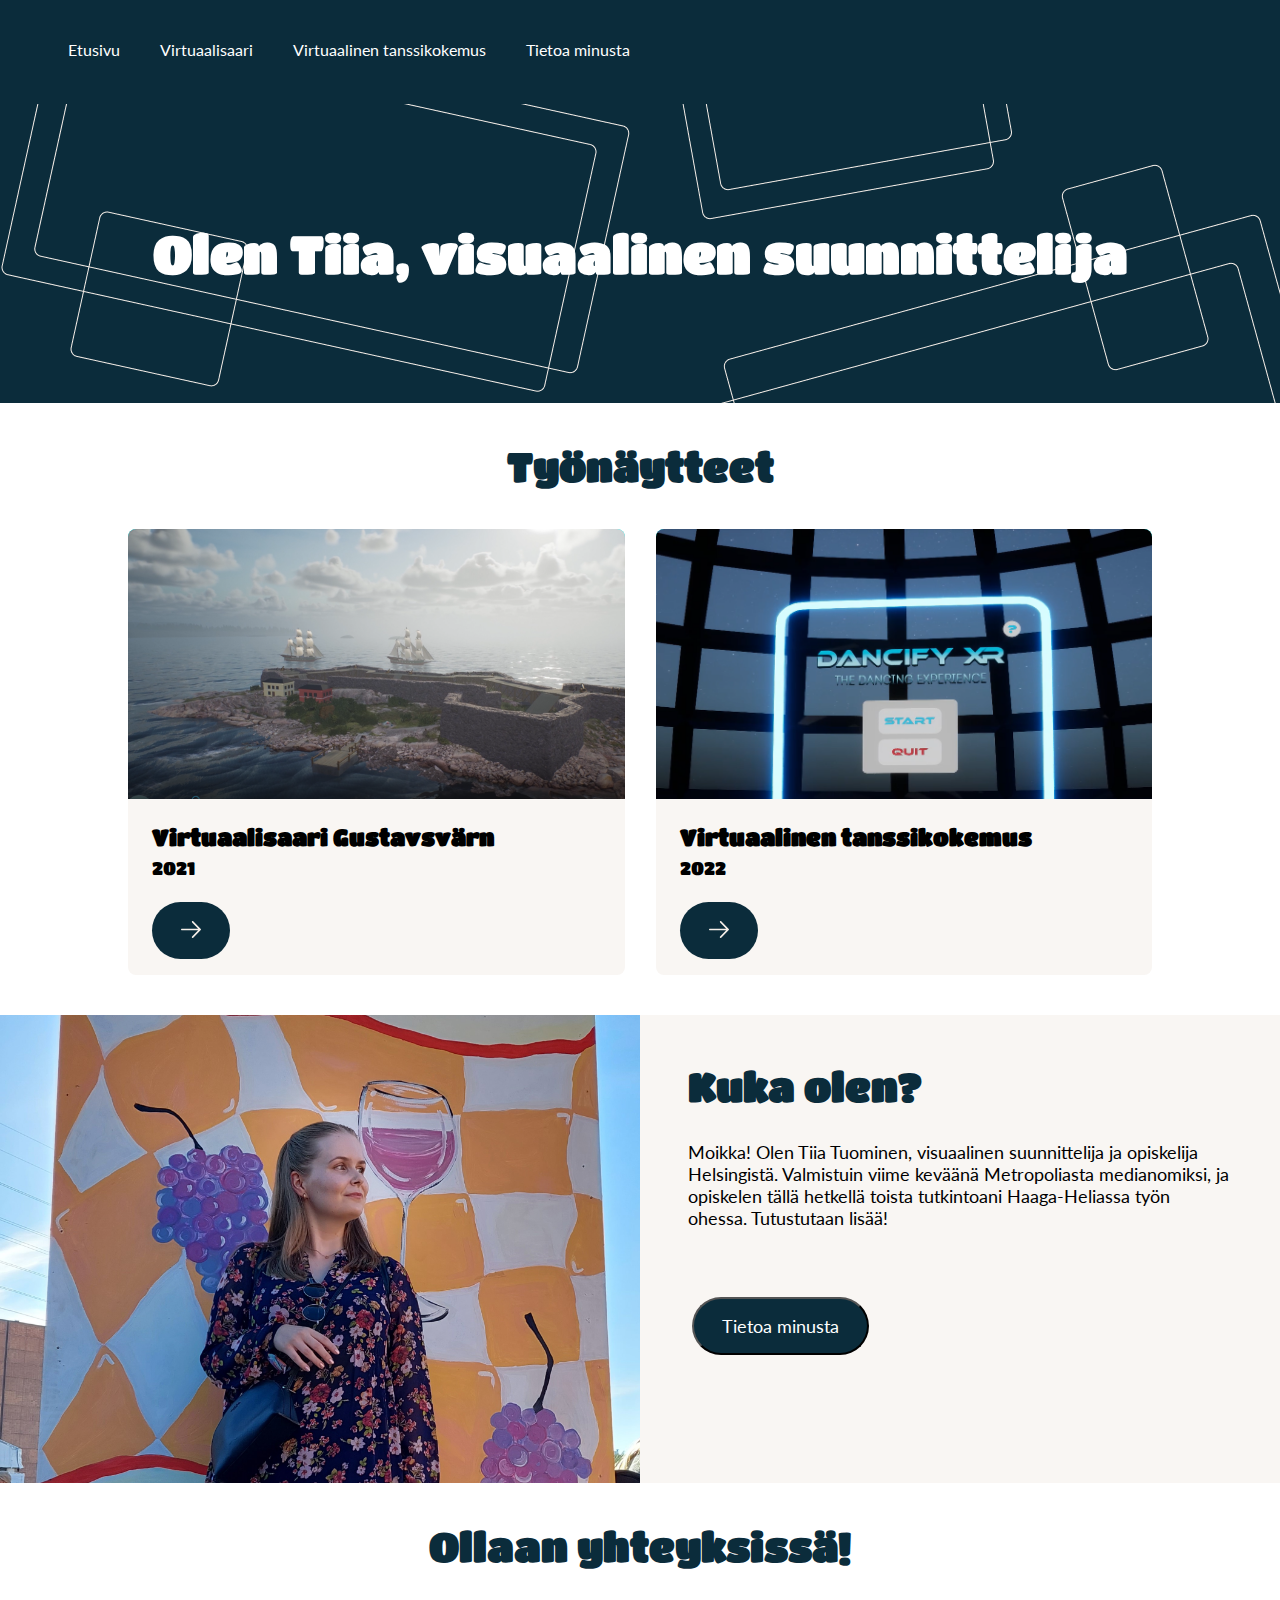
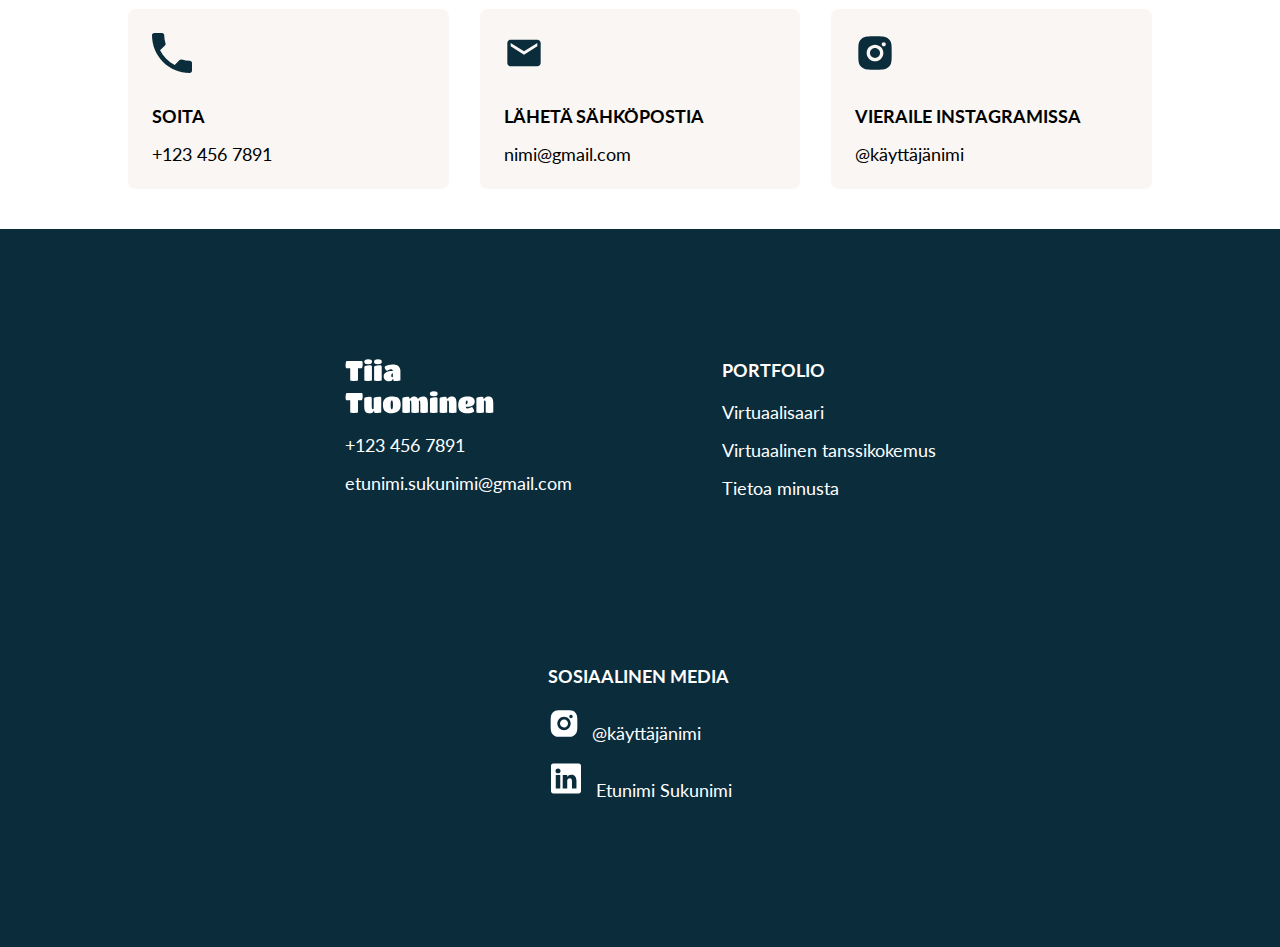
<file: index.html>
<!DOCTYPE html>
<html>
    <head>
        <title>Portfolio Tiia Tuominen</title>
        <meta charset="utf-8">
        <link rel="stylesheet" href="Tyylit_portfoliosivu3.css">
        <meta name="viewport" content="width=device-width, initial-scale=1.0">
        <link href="https://fonts.googleapis.com/css2?family=Titan+One&display=swap" rel="stylesheet">
        <link href="https://fonts.googleapis.com/css2?family=Lato:ital,wght@0,100;0,300;0,400;0,700;0,900;1,100;1,300;1,400;1,700;1,900&display=swap" rel="stylesheet">
    </head>

<body>

    <nav>
        <ul class="navi-links">
            <li class="navi-linkki"><a href="index.html">Etusivu</a></li>
            <li class="navi-linkki"><a href="Virtuaalisaari.html">Virtuaalisaari</a></li>
            <li class="navi-linkki"><a href="virtuaalinene_tanssi.html">Virtuaalinen tanssikokemus</a></li>
            <li class="navi-linkki"><a href="Tietoa_minusta.html">Tietoa minusta</a></li>
          </ul>
    </nav>


    <header class="etusivu">
        <h1>Olen Tiia, visuaalinen suunnittelija</h1>
    </header>


    <div class="tyo-cards">
        <h2>Työnäytteet</h2>
        <div class="tyo-container">
            <div class="tyo-card">
                <div class="tyo-content">
                    <div class="tyo-card-image tyo-1"></div>
                        <div class="tyo-card-text-button">
                            <div class="tyo-card-text">
                                <h3>Virtuaalisaari Gustavsvärn</h3>
                                <p class="vuosiluku">2021</p>
                            </div>
                                <button onclick="siirryVirtuaalisaareen()" class="nuoli-button"><img src="ph_arrow-up.svg" alt="ikoni nuolesta"></button>

                                <script>
                                    function siirryVirtuaalisaareen(){
                                        location.href = "Virtuaalisaari.html";
                                    }
                                </script>
                            </div>
                </div>
            </div>

            <div class="tyo-card">
                <div class="tyo-content">
                    <div class="tyo-card-image tyo-2"></div>
                        <div class="tyo-card-text-button">
                            <div class="tyo-card-text">
                                <h3>Virtuaalinen tanssikokemus</h3>
                                <p class="vuosiluku">2022</p>
                            </div>
                                <button onclick="siirryVirtuaalitanssiin()" class="nuoli-button"><img src="ph_arrow-up.svg" alt="ikoni nuolesta"></button>

                                <script>
                                    function siirryVirtuaalitanssiin(){
                                        location.href = "virtuaalinene_tanssi.html";
                                    }
                                </script>
                            </div>
                </div>
            </div>
        </div>
    </div>


    <div class="kuva-teksti">
        <div class="kuva-container">

            <div class="kuva-card">
                <div class="kuva-card-image imageme-1"></div>
            </div>

            <div class="kuva-card">
                <div class="content">
                    <div class="kuva-card-text">
                        <h3>Kuka olen?</h3>
                        <p>Moikka! Olen Tiia Tuominen, visuaalinen suunnittelija ja opiskelija Helsingistä. Valmistuin viime keväänä Metropoliasta medianomiksi, ja opiskelen tällä hetkellä toista tutkintoani Haaga-Heliassa työn ohessa. Tutustutaan lisää!</p>
                    </div>
                    <button onclick="siirryTietoaminusta()" class="teksti-button">Tietoa minusta</button>
                                <script>
                                    function siirryTietoaminusta(){
                                        location.href = "Tietoa_minusta.html";
                                    }
                                </script>
                </div>
            </div>
        </div>
    </div>





    <div class="infocards">
        <h2>Ollaan yhteyksissä!</h2>
        <div class="container">
            <div class="card">
                <div class="content">
                    <img src="Phone.svg" alt="ikoni puhelimesta">

                    <div class="card-text">
                        <h4>Soita</h4>
                        <p>+123 456 7891</p>
                    </div>
                </div>
            </div>

            <div class="card">
                <div class="content">
                    <img src="email.svg" alt="ikoni puhelimesta">
                    <div class="card-text">
                        <h4>Lähetä sähköpostia</h4>
                        <p>nimi@gmail.com</p>
                    </div>
                </div>
            </div>

            <div class="card">
                <div class="content">
                    <img src="instagram.svg" alt="ikoni puhelimesta">
                    <div class="card-text">
                        <h4>Vieraile Instagramissa</h4>
                        <p>@käyttäjänimi</p>
                    </div>
                </div>
            </div>
        </div>
    </div> 
    

    <footer>
    <div class="footer-contents">

        <div class="footer-column">
            <img src="Nimilogo.svg" alt="Logo Tiia Tuominen" class="nimilogo">
            <p>+123 456 7891</p>
            <p>etunimi.sukunimi@gmail.com</p>
        </div>

        <div class="footer-column">
            <h4>Portfolio</h4>
            <p><a href="Virtuaalisaari.html">Virtuaalisaari</a></p>
            <p><a href="virtuaalinene_tanssi.html">Virtuaalinen tanssikokemus</a></p>
            <p><a href="Tietoa_minusta.html">Tietoa minusta</a></p>
        </div>

        <div class="footer-column">
            <h4>Sosiaalinen media</h4>
            <p><img src="instagram_white.svg" alt="Logo instagram" class="logo"><a href="https://www.instagram.com/tii_xr/">@käyttäjänimi</a></p>
            <p><img src="linkedin_white.svg" alt="Logo instagram" class="logo"><a href="https://www.linkedin.com/in/tiia-tuominen-245a0a22b/">Etunimi Sukunimi</a></p>
        </div>

    </div>
    </footer>
    
</body>    
</html>
</file>
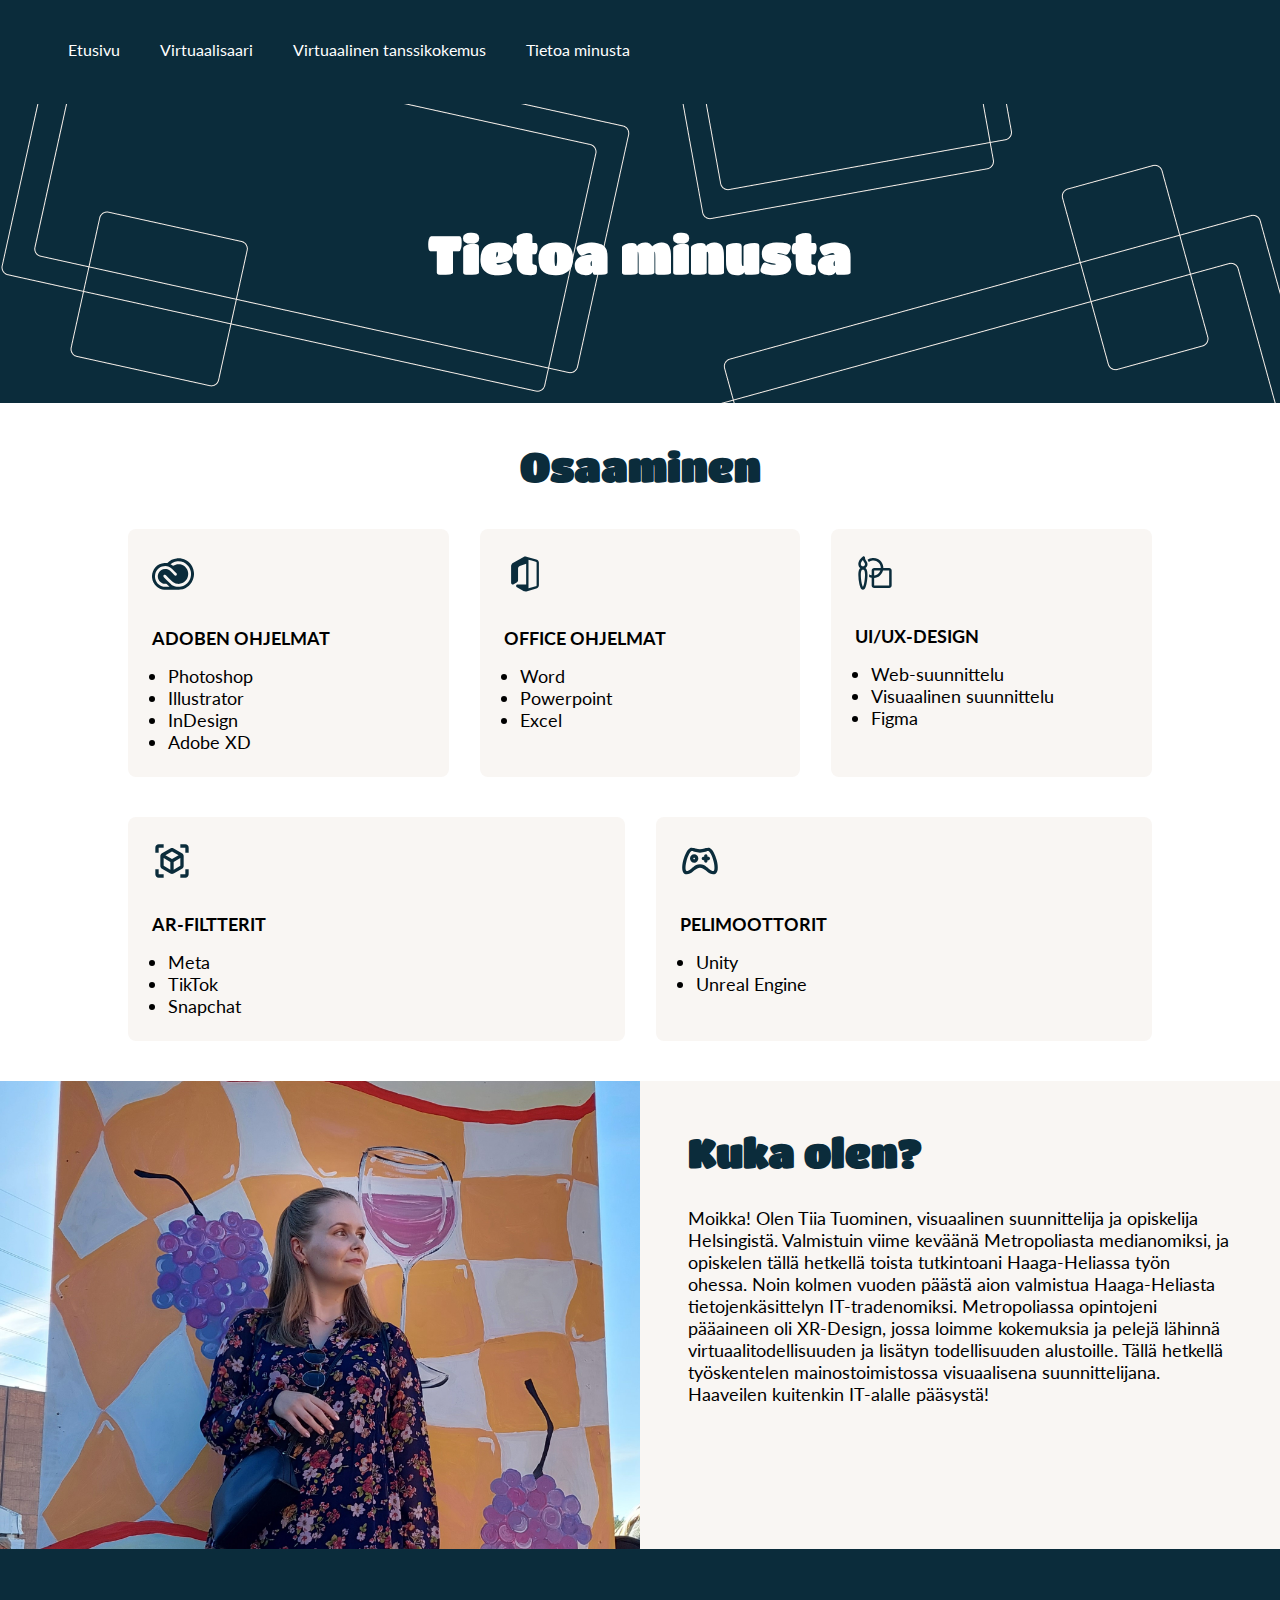
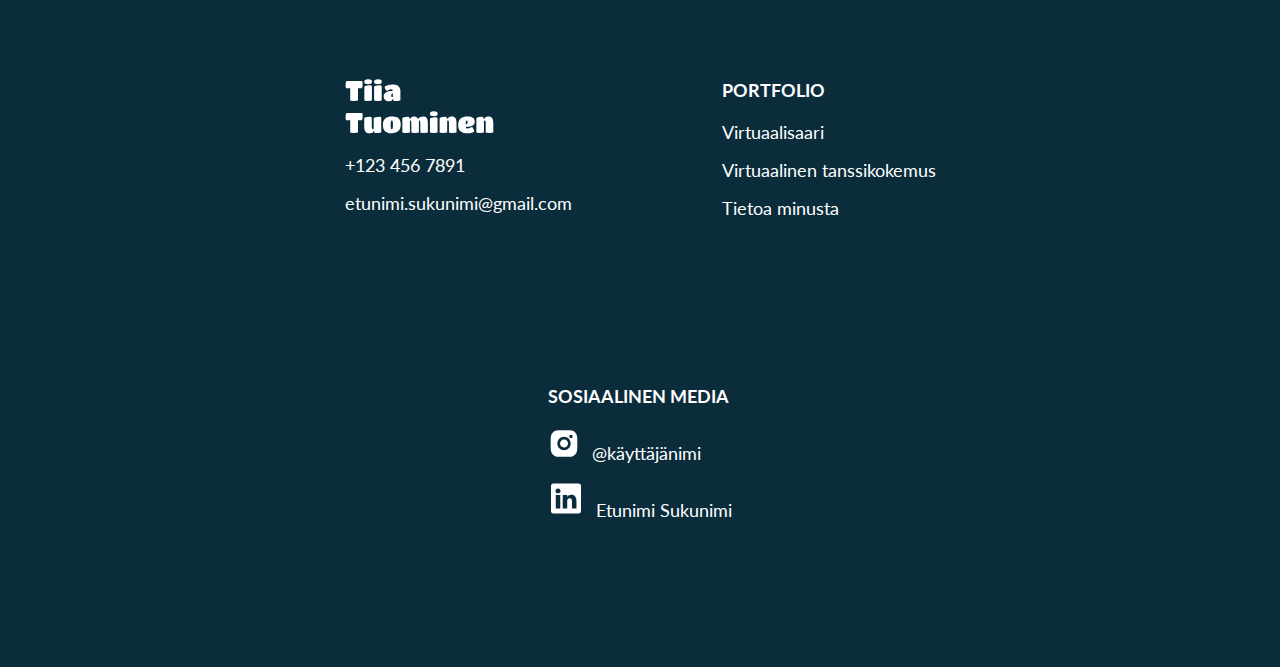
<file: Tietoa_minusta.html>
<!DOCTYPE html>
<html>
    <head>
        <title>Portfolio Tiia Tuominen</title>
        <meta charset="utf-8">
        <link rel="stylesheet" href="Tyylit_portfoliosivu3.css">
        <meta name="viewport" content="width=device-width, initial-scale=1.0">
        <link href="https://fonts.googleapis.com/css2?family=Titan+One&display=swap" rel="stylesheet">
        <link href="https://fonts.googleapis.com/css2?family=Lato:ital,wght@0,100;0,300;0,400;0,700;0,900;1,100;1,300;1,400;1,700;1,900&display=swap" rel="stylesheet">
    </head>

<body>

    <nav>
        <ul class="navi-links">
            <li class="navi-linkki"><a href="index.html">Etusivu</a></li>
            <li class="navi-linkki"><a href="Virtuaalisaari.html">Virtuaalisaari</a></li>
            <li class="navi-linkki"><a href="virtuaalinene_tanssi.html">Virtuaalinen tanssikokemus</a></li>
            <li class="navi-linkki"><a href="Tietoa_minusta.html">Tietoa minusta</a></li>
          </ul>
    </nav>


    <header class="etusivu">
        <h1>Tietoa minusta</h1>
    </header>

    </body>
    
    <div class="infocards">
        <h2>Osaaminen</h2>
        <div class="container">
            <div class="card">
                <div class="content">
                    <img src="icon_cc.svg" alt="ikoni Adoben-logosta">

                    <div class="card-text">
                        <h4>Adoben ohjelmat</h4>
                        <ul class="bullet-list">
                            <li>Photoshop</li>
                            <li>Illustrator</li>
                            <li>InDesign</li>
                            <li>Adobe XD</li>
                        </ul>
                    </div>
                </div>
            </div>

            <div class="card">
                <div class="content">
                    <img src="icon_office.svg" alt="ikoni office-logosta">

                    <div class="card-text">
                        <h4>Office ohjelmat</h4>
                        <ul class="bullet-list">
                            <li>Word</li>
                            <li>Powerpoint</li>
                            <li>Excel</li>
                        </ul>
                    </div>
                </div>
            </div>

            <div class="card">
                <div class="content">
                    <img src="icon_design.svg" alt="ikoni designista">
                    <div class="card-text">
                        <h4>UI/UX-design</h4>
                        <ul class="bullet-list">
                            <li>Web-suunnittelu</li>
                            <li>Visuaalinen suunnittelu</li>
                            <li>Figma</li>
                        </ul>
                    </div>
                </div>
            </div>
        </div>
    </div> 
    
    
    <div class="infocards">
        <div class="container">
            <div class="card">
                <div class="content">
                    <img src="icon_AR.svg" alt="ikoni AR">

                    <div class="card-text">
                        <h4>AR-filtterit</h4>
                        <ul class="bullet-list">
                            <li>Meta</li>
                            <li>TikTok</li>
                            <li>Snapchat</li>
                        </ul>
                    </div>
                </div>
            </div>

            <div class="card">
                <div class="content">
                    <img src="icon_game.svg" alt="ikoni peliohjaimesta">
                    <div class="card-text">
                        <h4>Pelimoottorit</h4>
                        <ul class="bullet-list">
                            <li>Unity</li>
                            <li>Unreal Engine</li>
                        </ul>
                    </div>
                </div>
            </div>
        </div>



            <div class="kuva-teksti">
                <div class="kuva-container">
        
                    <div class="kuva-card">
                        <div class="kuva-card-image imageme-1"></div>
                    </div>
        
                    <div class="kuva-card">
                        <div class="content">
                            <div class="kuva-card-text">
                                <h3>Kuka olen?</h3>
                                <p>Moikka! Olen Tiia Tuominen, visuaalinen suunnittelija ja opiskelija Helsingistä. Valmistuin viime keväänä Metropoliasta medianomiksi, ja opiskelen tällä hetkellä toista tutkintoani Haaga-Heliassa työn ohessa. Noin kolmen vuoden päästä aion valmistua Haaga-Heliasta tietojenkäsittelyn IT-tradenomiksi. 
                                    Metropoliassa opintojeni pääaineen oli XR-Design, jossa loimme kokemuksia ja pelejä lähinnä virtuaalitodellisuuden ja lisätyn todellisuuden alustoille. Tällä hetkellä työskentelen mainostoimistossa visuaalisena suunnittelijana. Haaveilen kuitenkin IT-alalle pääsystä!</p>
                            </div>
                        </div>
                    </div>
                </div>
            </div>

            
        </div>
    </div> 
    
    <footer>
        <div class="footer-contents">
    
            <div class="footer-column">
                <img src="Nimilogo.svg" alt="Logo Tiia Tuominen" class="nimilogo">
                <p>+123 456 7891</p>
                <p>etunimi.sukunimi@gmail.com</p>
            </div>
    
            <div class="footer-column">
                <h4>Portfolio</h4>
                <p><a href="Virtuaalisaari.html">Virtuaalisaari</a></p>
                <p><a href="virtuaalinene_tanssi.html">Virtuaalinen tanssikokemus</a></p>
                <p><a href="Tietoa_minusta.html">Tietoa minusta</a></p>
            </div>
    
            <div class="footer-column">
                <h4>Sosiaalinen media</h4>
                <p><img src="instagram_white.svg" alt="Logo instagram" class="logo"><a href="https://www.instagram.com/tii_xr/">@käyttäjänimi</a></p>
                <p><img src="linkedin_white.svg" alt="Logo linkedin" class="logo"><a href="https://www.linkedin.com/in/tiia-tuominen-245a0a22b/">Etunimi Sukunimi</a></p>
            </div>
    
        </div>
        </footer>
    </html>
</file>
<file: Tyylit_portfoliosivu3.css>
*{
    margin: 0px;
    padding: 0px;
    box-sizing: border-box;

}

body{
    background-color: white;
}

header{
    background-color: #0B2C3B;
    background-image: url(tausta.png);
    padding: 120px;
    
}

h1{
    font-family: titan one;
    color: white;
    font-size: 52px;
    text-align: center;
}


nav{
    background-color: #0B2C3B;
    padding-bottom: 48px;
    
}

.navi-links{
    list-style: none;
    margin: 0px;
    padding: 28px 48px;
    
  }

  .navi-linkki {
    float: left;
  }
 
  .navi-linkki a{
    display: block;
    padding: 12px 20px;
    color: white;
    font-family: lato;
    text-decoration: none;
    float: left;
  }



h2{
    margin: 40px 0px 40px 0px;
    text-align: center;
    font-family: titan one;
    font-size: 40px;
    color: #0B2C3B;
}

p{
    font-family: lato;
    font-size: 18px;
}

.vuosiluku-header{
    font-family: titan one;
    color: white;
    text-align: center;
    font-size: 32px;
}

/* tyokortit */

.tyo-container{
    width: 80%;
    display: flex;
    justify-content: center;
    gap:31px;
    margin: 40px auto;
    max-width: 1400px;
}

.tyo-cards h2{
    margin-bottom: 0px;
}

.tyo-card{
    background-color: #F9F6F3;
    flex: 1;
    min-width: 0;
    overflow: hidden;
    border-radius: 8px;
}

.tyo-card-text{
    margin: 24px 24px 24px 24px;
    font-family: titan one;
    font-size: 20px;
}

.vuosiluku{
    font-family: titan one;
    margin-top: 8px;
}

.tyo-card-image{
    background-color: aqua;
    height: 270px;
    margin: 0px;
    background-size: cover;
}

.tyo-1{
    background-image: url(Gusse.PNG);
}

.tyo-2{
    background-image: url(dancify.PNG);
}


.tyo-content{
    padding: 0px;
}

.nuoli-button{
    background-color: #0B2C3B;
    padding:  16px 28px; /* Adjust padding as needed */
    display: inline-block; /* Ensure button takes up only necessary space */
    border-radius: 100px; /* Optional: Add border radius for consistency */
    border: none; /* Optional: Remove border */
    color: white; /* Optional: Set text color */
    margin: 0px 24px 16px 24px;
}

.nuoli-button:hover {
    background-color: #123F53;
  }



/* kuva + teksti */

.kuva-container{
    width: 100%;
    display: flex;
    justify-content: center;
    gap:0px;
    margin: 0px 0px;

    margin-left: auto;
    margin-right: auto;
    height: auto;
    max-width: 2400px;
}

.kuva-card{
    background-color: #F9F6F3;
    flex: 1;
    min-width: 0;
    overflow: hidden;
}

.kuva-card-image{
    background-color: aqua;
    height: 468px;
    margin: 0px;
    background-size: cover;
}

.imageme-1{
    background-image: url(festarit02.jpg);
    background-position: center ;
    background-size: 100%;
    
}

.kuva-card-text{
    margin: 24px 24px 24px 24px;
}

.kuva-card-text h3{
    font-family: titan one;
    font-size: 40px;
    color: #0B2C3B;
    padding: 0px 0px 32px 0px;
}

.kuva-card-text p{
    font-family: lato;
    font-size: 18px;
    padding: 0px 0px 44px 0px;
}

.teksti-button{
    font-family: lato;
    font-size: 18px;
    background-color: #0B2C3B;
    padding: 16px 28px; /* Adjust padding as needed */
    border-radius: 100px; /* Optional: Add border radius for consistency */
    color: white; /* Optional: Set text color */
    margin: 0px 28px 16px 28px;
}
.teksti-button:hover {
    background-color: #123F53;
  }



/* tietokortit */

.container{
    width: 80%;
    display: flex;
    justify-content: center;
    gap:31px;
    margin: 40px auto;
    max-width: 1400px;
}

.card{
    background-color: #F9F6F3;
    flex: 1;
    border-radius: 8px;
}

.content{
    padding: 24px;
}

.card-text h4 {
    margin:0px 0px 16px 0px ;
    font-family: Lato;
    font-size: 18px;
    text-transform: uppercase;
}

.card-text h2{
    margin-bottom: 24px;
}

.card-text p{
    font-family: Lato;
    font-size: 18px;
}

.card-text{
    margin: 28px 0 0 0 ;
}

/* lisäykset infokortit */

.bullet-list{
    padding-left: 16px;
    font-family: Lato;
    font-size: 18px;
}

/* footer */

footer{
    background-color: #0B2C3B;
    padding: 90px 120px;
    font-family: lato;
    color: white;
    font-size: 18px;
}
.footer-contents{
    width: 80%;
    display: flex;
    max-width: 1200px;
    flex-wrap: wrap;
    justify-content: center;
    gap:150px;
    margin: 40px auto;
    max-width: 1400px;
}

.footer-column a{
    text-decoration: none;
    color: white;
    font-family: lato;
}
.footer-column p{
    padding-bottom: 16px;
}

.footer-column h4{
    padding-bottom: 20px;
    text-transform: uppercase;
}
.nimilogo{
    padding-bottom: 16px;
}

.logo{
    padding-right: 12px;
}


/* Otsikko ja sen alla teksti  */

.text-block{
    width: 80%;
    justify-content: center;
    margin: 40px auto 40px ;
    max-width: 1400px;
}

.text-block h2{
    margin-bottom: 24px;
}

.kuvateksti{
    text-align: center;
    padding-top: 12px;
    font-size: 16px;
}



/* Kuva */
.kuva img{
    width: 100%;
    margin-left: auto;
    margin-right: auto;
    height: auto;
    max-width: 1400px;
    display: block;
    padding-bottom: 12px;
}

.video-block video{
    width: 100%;
    margin-left: auto;
    margin-right: auto;
    height: auto;
    max-width: 1400px;
    display: block;
}


@media screen and (max-width:850px) {
    .container{
        flex-direction:column;
    }

    .tyo-container{
        flex-direction:column;
    }

    .kuva-container{
        flex-direction: column;
    }

    .footer-contents{
        flex-direction: column;
        justify-content: center;
        gap:60px;
    }

    p{
        font-size: 16px;
    }

    .card-text h3 {
        font-size: 16px;
    }
    h2 {
        font-size: 28px;
    }

    .tyo-card-text{
        font-size: 18px;
    }

    .kuva-card-text h3{
        font-size: 28px;
    }
   
}

@media screen and (max-width:716px) {
    nav{
        padding-bottom: 90px;
    }

    h1{
        font-size: 32px;
    }

    header{
        padding: 100px;
    }
    .imageme-1{
        background-size: 130%;
    }
}


@media screen and (max-width:480px){
.imageme-1{
        background-size: 160%;
    }

footer{
    padding: 40px 60px;
}

header{
    padding: 70px;
}

nav{
    padding-bottom: 40px;
    
}


.navi-links{
    padding: 15px 48px;
    margin-bottom: 100px;
  }


}

@media screen and (max-width:340px){

    header{
        padding: 50px;
    }
    
    nav{
        padding-bottom: 45px;
        
    }
    
    
    .navi-links{
        padding: 10px 48px;
        margin-bottom: 150px;
      }
    
}
</file>
